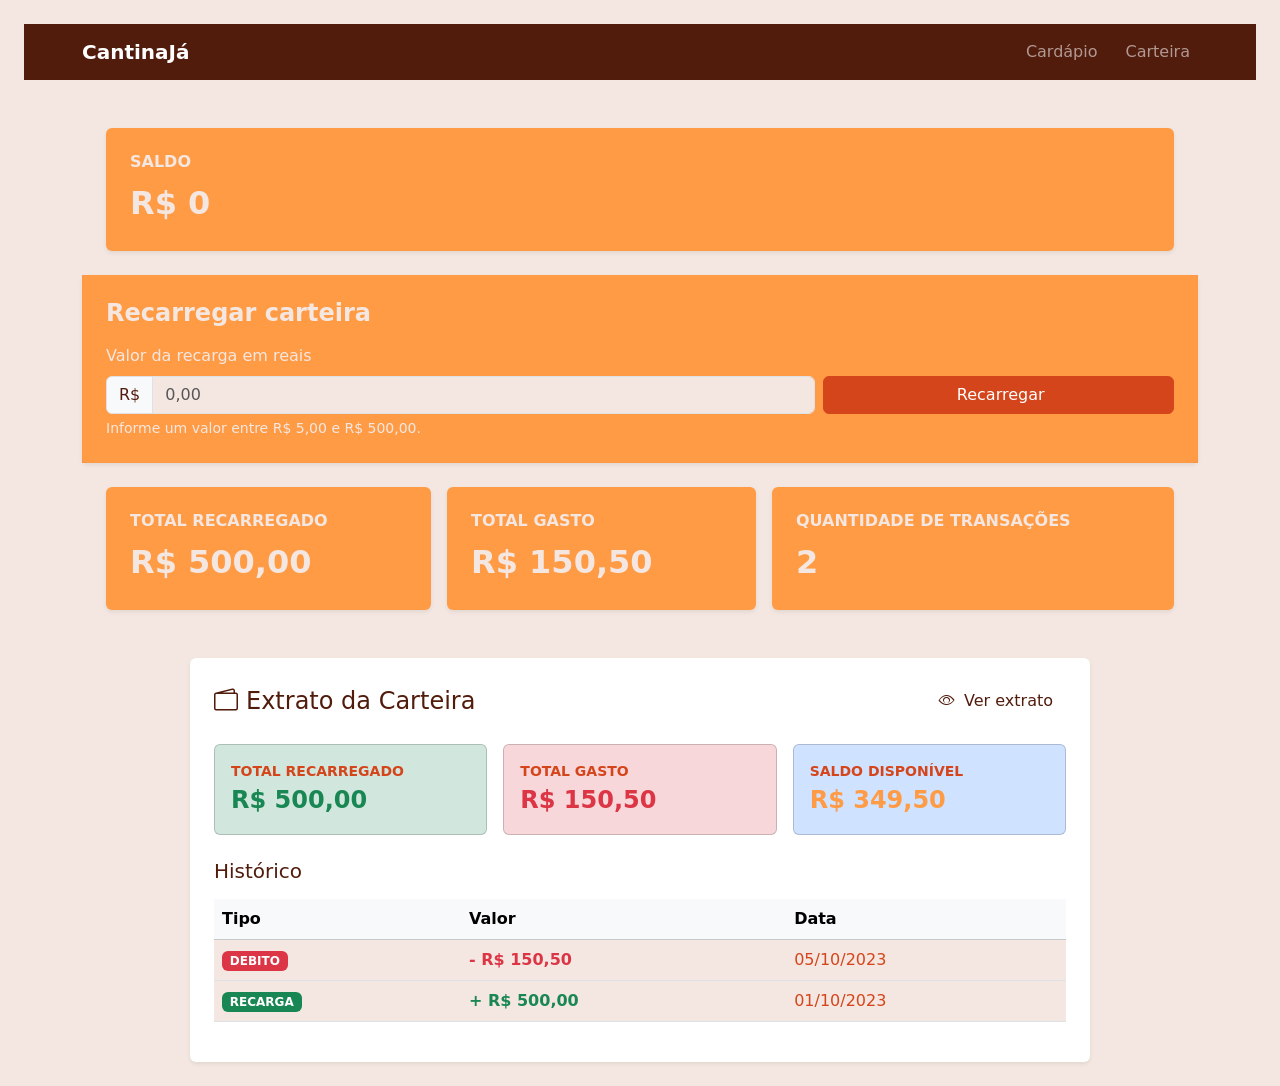
<file: src/app/carteira/index.html>
<!doctype html>
<html lang="pt-BR">
  <head>
    <meta charset="utf-8" />
    <meta name="viewport" content="width=device-width, initial-scale=1" />
    <title>CantinaJá</title>
    <link rel="preconnect" href="https://fonts.googleapis.com" />
    <link rel="preconnect" href="https://fonts.gstatic.com" crossorigin />
    <link
      href="https://cdn.jsdelivr.net/npm/bootstrap@5.3.2/dist/css/bootstrap.min.css"
      rel="stylesheet"
    />
    <link
      href="https://cdn.jsdelivr.net/npm/bootstrap-icons@1.11.1/font/bootstrap-icons.css"
      rel="stylesheet"
    />
    <link href="/src/features/carteira/recarregar/recarregar.css" rel="stylesheet" />
    <link href="/styles/styles.css" rel="stylesheet" />
  </head>

  <body class="bg-light p-4">
    
    <div id="navbar"></div>

    <main class="container mt-4">
      <section class="bg-light p-3 p-md-4 rounded" id="CARD_SALDO"></section>

      <section id="recarregar-container"></section>

      <section class="bg-light p-3 p-md-4 rounded" id="CARD_RESUMO"></section>

    </main>

    <div
      class="container bg-white p-4 rounded shadow-sm container-card mt-4"
      style="max-width: 900px"
    >
      <div class="d-flex justify-content-between align-items-center mb-4">
        <h2 class="h4 m-0">
          <i class="bi bi-wallet2 me-2"></i>Extrato da Carteira
        </h2>

        <button
          id="btnVerExtrato"
          class="btn btn-custom"
          data-bs-toggle="modal"
          data-bs-target="#modalExtrato"
        >
          <i class="bi bi-eye me-1"></i> Ver extrato
        </button>
      </div>

      <div id="areaExtrato">
        <div class="row g-3 mb-4">
          <div class="col-12 col-md-4">
            <div class="card card-stat bg-success-subtle p-3">
              <small class="text-secondary fw-bold">TOTAL RECARREGADO</small>
              <span id="totalRecarregado" class="fs-4 fw-bold text-success"
                >R$ 0,00</span
              >
            </div>
          </div>

          <div class="col-12 col-md-4">
            <div class="card card-stat bg-danger-subtle p-3">
              <small class="text-secondary fw-bold">TOTAL GASTO</small>
              <span id="totalGasto" class="fs-4 fw-bold text-danger"
                >R$ 0,00</span
              >
            </div>
          </div>

          <div class="col-12 col-md-4">
            <div class="card card-stat bg-primary-subtle p-3">
              <small class="text-secondary fw-bold">SALDO DISPONÍVEL</small>
              <span id="saldoAtual" class="fs-4 fw-bold text-primary"
                >R$ 0,00</span
              >
            </div>
          </div>
        </div>

        <div class="d-flex justify-content-between align-items-center mb-3">
          <h5 class="m-0">Histórico</h5>
        </div>

        <div class="table-responsive">
          <table class="table table-hover align-middle">
            <thead class="table-light">
              <tr>
                <th>Tipo</th>
                <th>Valor</th>
                <th>Data</th>
              </tr>
            </thead>
            <tbody id="tabelaCorpo"></tbody>
          </table>
        </div>
      </div>
    </div>

    <!-- Modal Extrato -->
    <div class="modal fade" id="modalExtrato" tabindex="-1" aria-hidden="true">
      <div class="modal-dialog modal-lg modal-dialog-centered">
        <div class="modal-content modal-content-custom">
          <div class="modal-header">
            <h5 class="modal-title fw-bold" id="modalExtratoLabel">
              <i class="bi bi-receipt me-2"></i>Consulte seu extrato
            </h5>
            <button
              type="button"
              class="btn-close"
              data-bs-dismiss="modal"
              aria-label="Close"
            ></button>
          </div>

          <div class="modal-body">
            <div class="d-flex align-items-center gap-2 mb-3 flex-wrap">
              <span class="fw-semibold text-secondary me-1">Filtrar por:</span>

              <div class="btn-group" role="group" id="filtrosExtrato">
                <button
                  type="button"
                  class="btn btn-sm btn-outline-custom active"
                  data-filtro="TODAS"
                >
                  Todas
                </button>
                <button
                  type="button"
                  class="btn btn-sm btn-outline-custom"
                  data-filtro="RECARGA"
                >
                  Somente recargas
                </button>
                <button
                  type="button"
                  class="btn btn-sm btn-outline-custom"
                  data-filtro="DEBITO"
                >
                  Somente débitos
                </button>
              </div>
            </div>

            <div class="table-responsive">
              <table class="table table-hover align-middle">
                <thead class="table-light">
                  <tr>
                    <th>Tipo</th>
                    <th>Valor</th>
                    <th>Data</th>
                  </tr>
                </thead>
                <tbody id="tabelaModalCorpo"></tbody>
              </table>
            </div>
          </div>
        </div>
      </div>
    </div>

    <script src="/src/mocks/mock.js"></script>
    <script src="/src/features/carteira/extrato/extrato.js"></script>
    
    <script
      src="https://cdn.jsdelivr.net/npm/bootstrap@5.3.2/dist/js/bootstrap.bundle.min.js"
      crossorigin="anonymous"
    ></script>

    <script type="module" src="../../features/carteira/recarregar/recarregar.js"></script>

    <script type="module" src="/src/features/carteira/resumo/resumo.js"></script>
    <script type="module" src="/src/features/carteira/saldo/saldo.js"></script>
    
    <script type="module" src="/src/features/carteira/resumo/resumo.js"></script>
    <script type="module">
      import { renderizarHtml } from "/shared/utils.js";
      import { navbarHtml } from "/shared/navbar.js";

      renderizarHtml(navbarHtml, "navbar");
    </script>
  </body>
</html>
</file>
<file: src/features/carteira/recarregar/recarregar.css>
.cj-recarregar__toast--sucesso {
  border-left: 0.375rem solid #198754 !important;
}

.cj-recarregar__toast--erro {
  border-left: 0.375rem solid #d5451b !important;
}

@media (prefers-reduced-motion: reduce) {
  .cj-recarregar__botao,
  .cj-recarregar__botao .spinner-border {
    transition: none;
    animation: none;
  }
}
</file>
<file: styles/styles.css>
/*
  Tema do projeto — aplica a PALETA oficial (README seção 4.1) por cima do Bootstrap.
  Color Hunt: https://colorhunt.co/palette/f4e7e1ff9b45d5451b521c0d
*/
:root {
  --bs-primary: #ff9b45; /* Laranja  */
  --bs-primary-rgb: 255, 155, 69;
  --bs-secondary: #d5451b; /* Terracota */
  --bs-secondary-rgb: 213, 69, 27;
  --bs-light: #f4e7e1; /* Creme    */
  --bs-light-rgb: 244, 231, 225;
  --bs-dark: #521c0d; /* Marrom   */
  --bs-dark-rgb: 82, 28, 13;

  --bs-body-bg: #f4e7e1;
  --bs-body-color: #521c0d;
}

body {
  font-family: "Inter", system-ui, sans-serif;
}

.btn-primary {
  --bs-btn-color: #ffffff;
  --bs-btn-bg: #ff9b45;
  --bs-btn-border-color: #ff9b45;
  --bs-btn-hover-color: #ffffff;
  --bs-btn-hover-bg: #d5451b;
  --bs-btn-hover-border-color: #d5451b;
  --bs-btn-active-color: #ffffff;
  --bs-btn-active-bg: #d5451b;
  --bs-btn-active-border-color: #d5451b;
  --bs-btn-disabled-color: #ffffff;
  --bs-btn-disabled-bg: #ff9b45;
  --bs-btn-disabled-border-color: #ff9b45;
}

.btn-secondary {
  --bs-btn-color: #ffffff;
  --bs-btn-bg: #d5451b;
  --bs-btn-border-color: #d5451b;
  --bs-btn-hover-color: #ffffff;
  --bs-btn-hover-bg: #521c0d;
  --bs-btn-hover-border-color: #521c0d;
  --bs-btn-active-color: #ffffff;
  --bs-btn-active-bg: #521c0d;
  --bs-btn-active-border-color: #521c0d;
}

.card-body-listar-itens {
    background-color: rgba(250, 239, 236, 0.911);
    color: #521c0d;
    border-radius: 4px;
    border:1px solid color-mix(in oklab, #521c0d 30%, white);
}

.card-body-disabled {
    background-color: var(--bs-light);
    color: color-mix(in oklab, #521c0d 70%, white);
    border-radius: 4px;
    border: 1px solid color-mix(in oklab, #521c0d 30%, white);
    background-color: color-mix(in oklab, #f4e7e1 95%, black);;
}

.body-listar-itens {
    background-color: #f4e7e1;
    color: #521c0d;
    font-family: "Inter", system-ui, sans-serif;
}

.form-select-listar-itens {
    background-color: rgba(250, 239, 236, 0.911);
    border-color: color-mix(in oklab, #521c0d 30%, white);
    color: #521c0d;
    border-radius: 18px;
    text-align: center;
}

.badge-disponivel {
    --bs-badge-padding-x: .6rem;
    --bs-badge-padding-y: .25rem;
    --bs-badge-font-size: .8rem;
    --bs-badge-font-weight: 600;
    --bs-badge-border-radius: .375rem;
    --bs-badge-color: #fff;


    background: #ff9b45;
    color: var(--bs-badge-color);
}

.badge-disponivel::before {
    content: "\f00c";
    font-family: "Font Awesome 6 Free";
    font-weight: 900;
    display: inline-block;
    margin-right: 0.25rem;
}

.badge-indisponivel {
    --bs-badge-padding-x: .6rem;
    --bs-badge-padding-y: .25rem;
    --bs-badge-font-size: .8rem;
    --bs-badge-font-weight: 600;
    --bs-badge-border-radius: .375rem;
    --bs-badge-color: #f4e7e1;
    

    background: #d5451b;
    color: var(--bs-badge-color);
}

.badge-indisponivel::before {
    content: "\0058";
    font-family: "Font Awesome 6 Free";
    font-weight: 900;
    display: inline-block;
    margin-right: 0.25rem;
}

.list-style-listar-itens {
    list-style: none;
}

.titulo-pagina {
    font-weight: 700;
    font-size: 40px;
}

.titulo-card {
    font-weight: 600;
    font-size: 20px
}

.texto-card {
    font-weight: 400;
    font-size: 16px;
</file>
